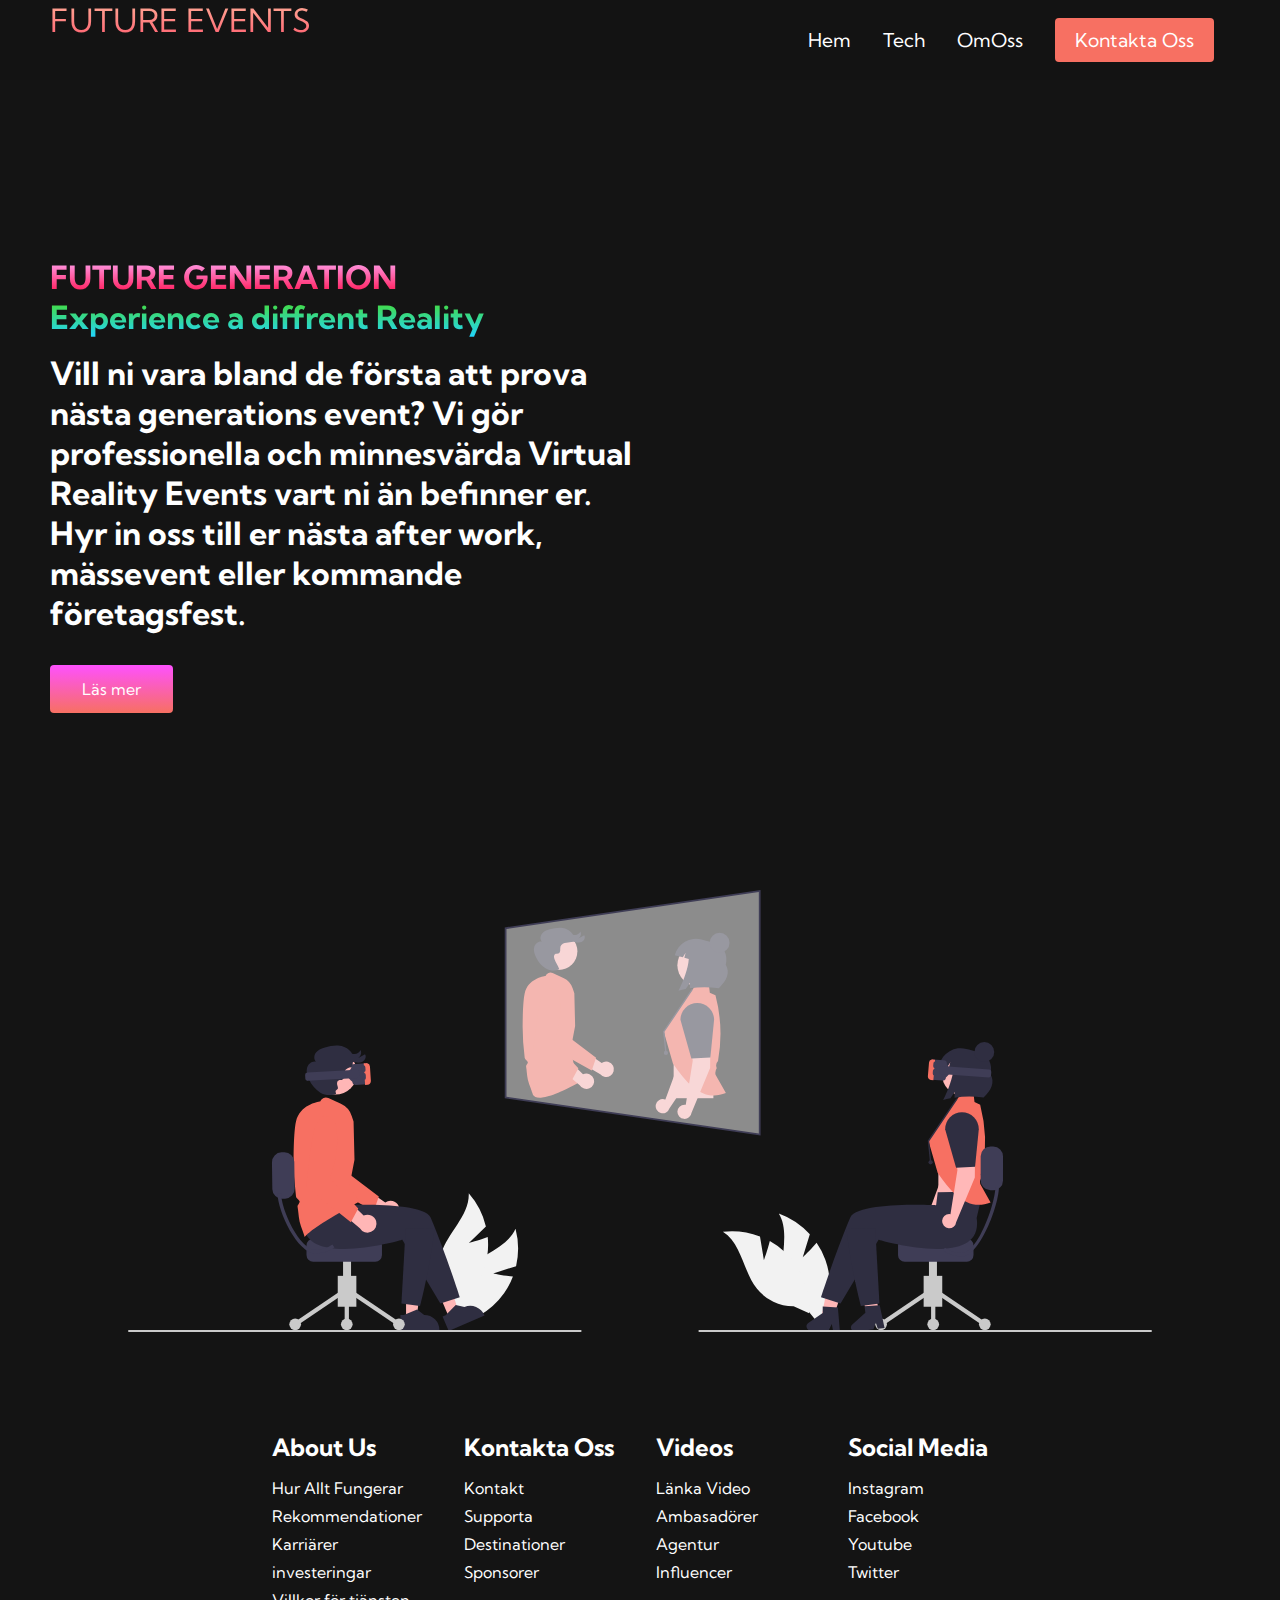
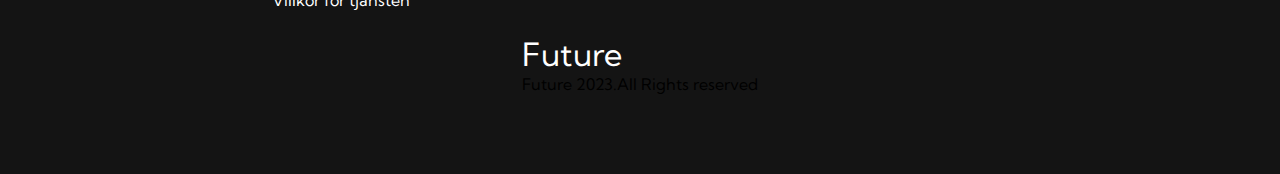
<file: Index.html>
<!DOCTYPE html>
<html lang="en">
<head>
  <meta charset="UTF-8">
  <meta name="viewport" content="width=device-width, initial-scale=1.0">
  <title>FUTURE Website</title>
  <link rel="stylesheet" href="style.css">
  <link href="https://fonts.googleapis.com/css2?family=Kumbh+Sans:wght@400;700&display=swap" rel="stylesheet">
  

</head>
<body>
  <nav class="navbar">
    <div class="navbar__container">
      <a href="/" id="navbar__logo">FUTURE EVENTS</a>
      <div class="navbar__toggle" id="mobile-menu">
        <span class="bar"></span>
        <span class="bar"></span>
        <span class="bar"></span>
      </div>
      <ul class="navbar__menu">
        <li class="navbar__item">
          <a href="/" class="navbar__links">Hem</a>

        </li>
        <li class="navbar__item">
          <a href="/tech.html" class="navbar__links">Tech</a>
      </li>
    
    <li class="navbar__item">
      <a href="/OmOss.html" class="navbar__links">OmOss</a>

  </li>
  <li class="navbar__btn">
  <a href="/KontaktaOss.html" class="button">Kontakta Oss</a>
</li>
    </ul>
    </div>
  </nav>
  <div class="main">
    <div class="main__container">
      <div class="main__content">
        <h1>FUTURE GENERATION</h1>
        <h2>Experience a diffrent Reality</h2>
        <p>Vill ni vara bland de första att prova nästa generations event?
          Vi gör professionella och minnesvärda Virtual Reality Events vart ni än befinner er. Hyr in oss till er nästa after work, mässevent eller kommande företagsfest.</p>
        <button class="main__btn"><a href="/tech.html">Läs mer</a></button>

      </div>
      <div class="main__img--container">
        
      </div>

    </div>

    <div class="red">
      <div class="red__container">
        <div class="red__content">
          <h1></h1>
          <h2></h2>
          <p></p>
          
  
        </div>
        <div class="main__img--container">
          <img src="bilder/33.svg" alt="pic" id="main__img">
        </div>
  
      </div>

   <div class="footer__container">
    <div class="footer__links">
      <div class="footer__link––wrapper">
        <div class="footer__link––items">
          <h2>About Us</h2>
          <a href="/tech.html">Hur Allt Fungerar</a> <a href="/">Rekommendationer</a>
          <a href="/">Karriärer</a> <a href="/">investeringar</a>
          <a href="/">Villkor för tjänsten</a>
        </div>
        <div class="footer__link––items">
          <h2>Kontakta Oss</h2>
          <a href="/KontaktaOss.html">Kontakt</a> <a href="/">Supporta</a>
          <a href="/">Destinationer</a> <a href="/">Sponsorer</a>
          
        </div>
      </div>
      <div class="footer__link––wrapper">
        <div class="footer__link––items">
          <h2>Videos</h2>
          <a href="/">Länka Video</a> <a href="/">Ambasadörer</a>
          <a href="/">Agentur</a> 
          
          <a href="/">Influencer</a>
          
        </div>
        <div class="footer__link––items">
          <h2>Social Media</h2>
          <a href="/">Instagram</a> <a href="/">Facebook</a>
          <a href="/">Youtube</a> <a href="/">Twitter</a>

          </div>
        </div>
      </div>
     <div class="social__media">
    <div class="social__media––wrap">
      <div class="footer__logo">
      <a href="/" id="footer__logo"><i class="fas faa-gem">
      </i>Future</a>

     </div>
     <p class="website__right">Future 2023.All Rights reserved</p>
     <div class="social__icons">
      <a href="/" class="social__icon––link" 
      target="_blank">
        <i class="fab fa–facebook"></i>
      </a>
      <a href="/" class="social__icon––link" 
      target="_blank">
        <i class="fab fa–instagram"></i>
      </a>
      <a href="/" class="social__icon––link"
       target="_blank">
        <i class="fab fa–twitter"></i>
      </a>
      <a href="/" class="social__icon––link" 
      target="_blank">
        <i class="fab fa–youtube"></i>
      </a>
     </div>
    </div>
  </div>
</div>
   
  <script src="app.js"></script>
</body>
</html>
</file>
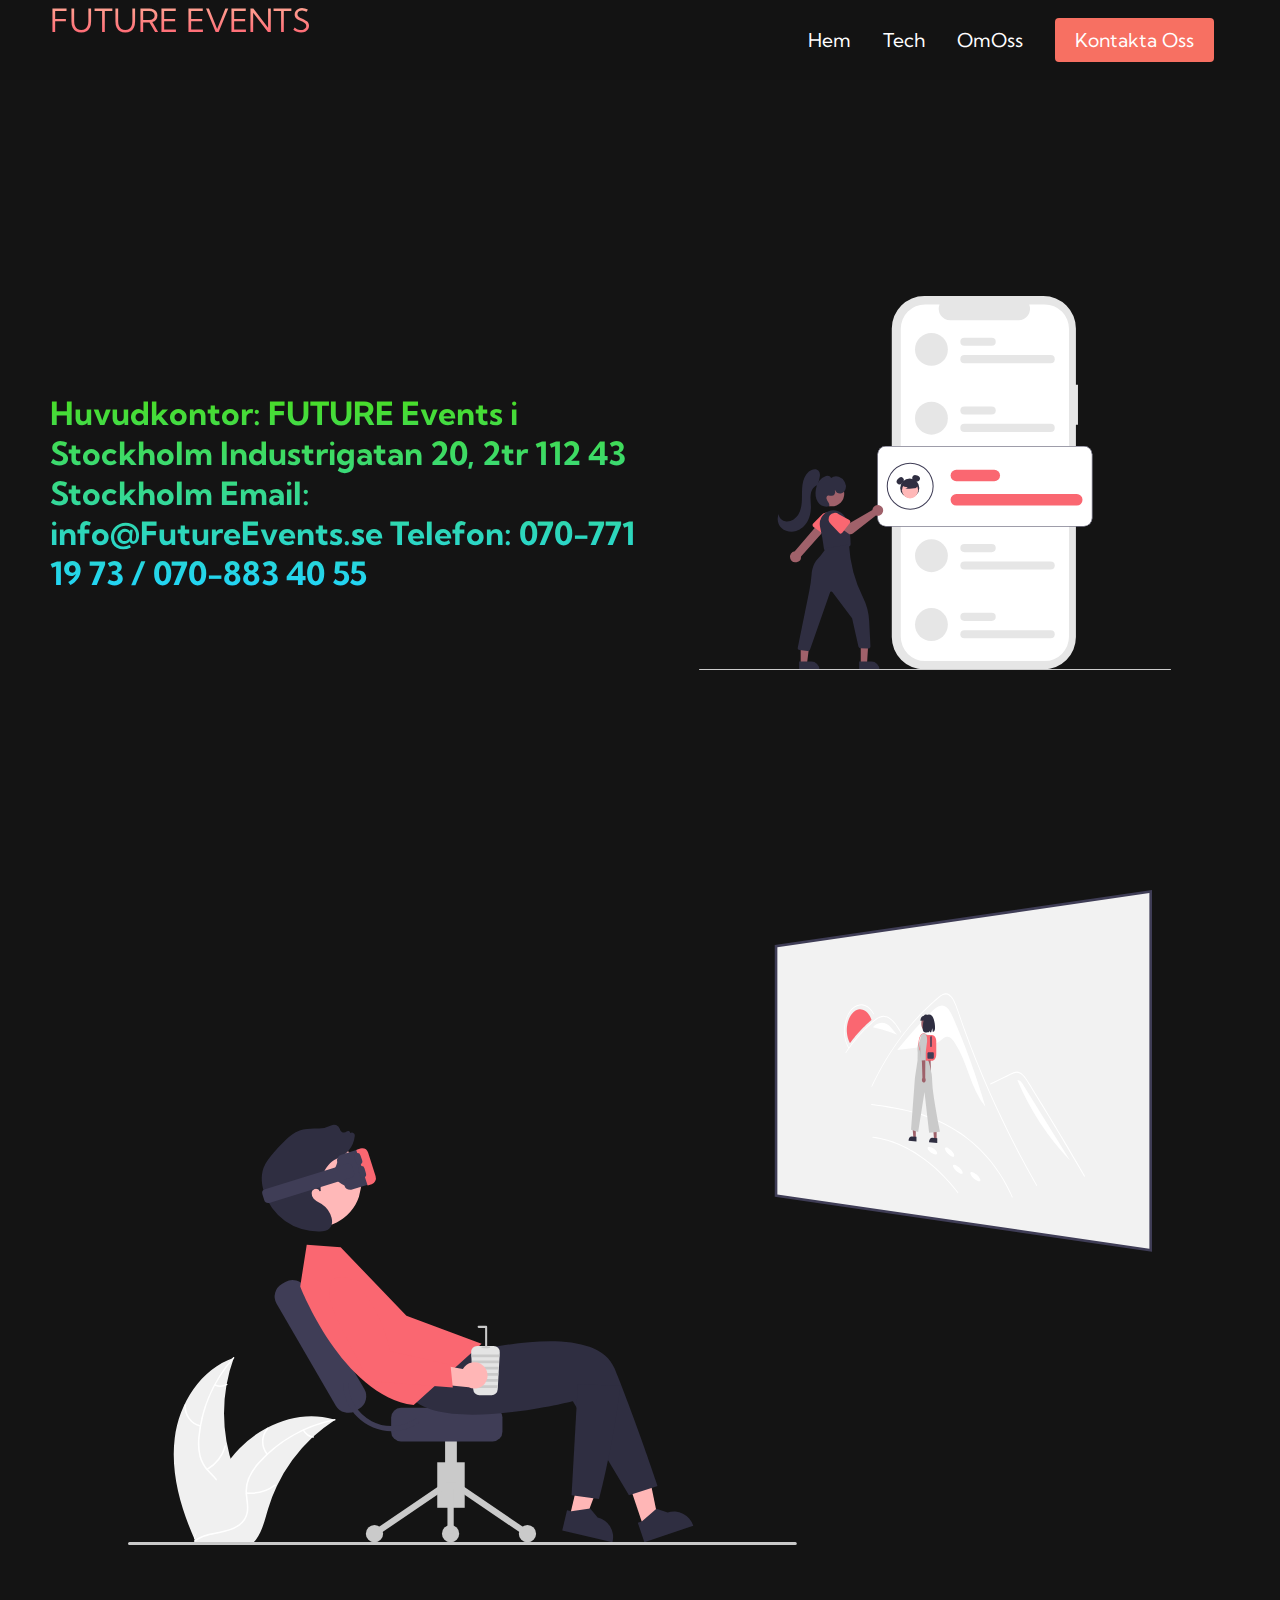
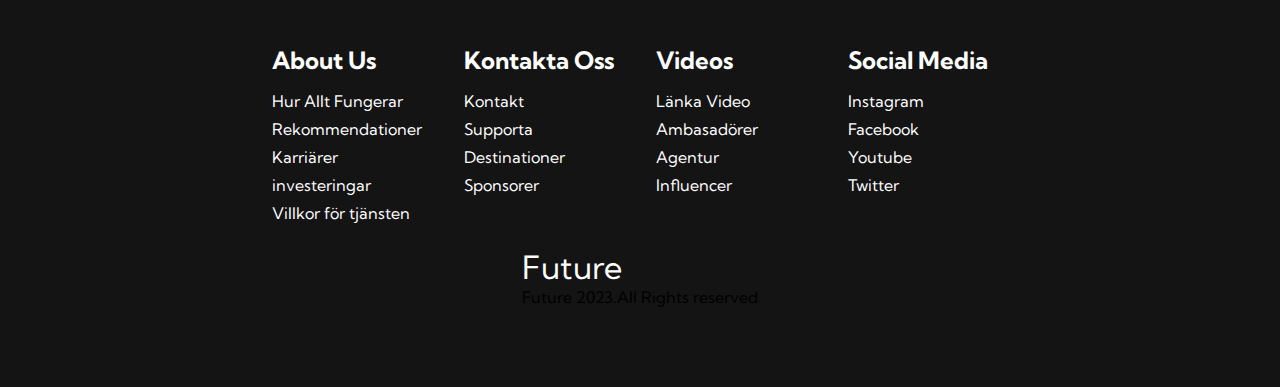
<file: KontaktaOss.html>
<!DOCTYPE html>
<html lang="en">
<head>
  <meta charset="UTF-8">
  <meta name="viewport" content="width=device-width, initial-scale=1.0">
  <title>FUTURE Website</title>
  <link rel="stylesheet" href="style.css">
  <link href="https://fonts.googleapis.com/css2?family=Kumbh+Sans:wght@400;700&display=swap" rel="stylesheet">
  

</head>
<body>
  <nav class="navbar">
    <div class="navbar__container">
      <a href="/" id="navbar__logo">FUTURE EVENTS</a>
      <div class="navbar__toggle" id="mobile-menu">
        <span class="bar"></span>
        <span class="bar"></span>
        <span class="bar"></span>
      </div>
      <ul class="navbar__menu">
        <li class="navbar__item">
          <a href="/Index.html" class="navbar__links">Hem</a>

        </li>
        <li class="navbar__item">
          <a href="/tech.html" class="navbar__links">Tech</a>
      </li>
    
    <li class="navbar__item">
      <a href="/OmOss.html" class="navbar__links">OmOss</a>

  </li>
  <li class="navbar__btn">
  <a href="/KontaktaOss.html" class="button">Kontakta Oss</a>
</li>
    </ul>
    </div>
  </nav>
  <div class="main">
    <div class="main__container">
      <div class="main__content">
        <h1></h1>
        <h2><Delta/h2>
        <p>Huvudkontor:

            FUTURE Events i Stockholm
            Industrigatan 20, 2tr
            112 43 Stockholm
            
            Email: info@FutureEvents.se
            
            Telefon: 070-771 19 73 / 070-883 40 55 </p>
        
      </div>
      <div class="main__img--container">
        <img src="bilder/pic1.svg" alt="pic" id="main__img">
      </div>

    </div>

    <div class="red">
        <div class="red__container">
          <div class="red__content">
            <h1></h1>
            <h2></h2>
            <p></p>
            
    
          </div>
          <div class="main__img--container">
            <img src="bilder/2.svg" alt="pic" id="main__img">
          </div>
    
        </div>


   <div class="footer__container">
    <div class="footer__links">
      <div class="footer__link––wrapper">
        <div class="footer__link––items">
          <h2>About Us</h2>
          <a href="/tech.html">Hur Allt Fungerar</a> <a href="/">Rekommendationer</a>
          <a href="/">Karriärer</a> <a href="/">investeringar</a>
          <a href="/">Villkor för tjänsten</a>
        </div>
        <div class="footer__link––items">
          <h2>Kontakta Oss</h2>
          <a href="/KontaktaOss.html">Kontakt</a> <a href="/">Supporta</a>
          <a href="/">Destinationer</a> <a href="/">Sponsorer</a>
          
        </div>
      </div>
      <div class="footer__link––wrapper">
        <div class="footer__link––items">
          <h2>Videos</h2>
          <a href="/">Länka Video</a> <a href="/">Ambasadörer</a>
          <a href="/">Agentur</a> 
          
          <a href="/">Influencer</a>
          
        </div>
        <div class="footer__link––items">
          <h2>Social Media</h2>
          <a href="/">Instagram</a> <a href="/">Facebook</a>
          <a href="/">Youtube</a> <a href="/">Twitter</a>

          </div>
        </div>
      </div>
     <div class="social__media">
    <div class="social__media––wrap">
      <div class="footer__logo">
      <a href="/" id="footer__logo"><i class="fas faa-gem">
      </i>Future</a>

     </div>
     <p class="website__right">Future 2023.All Rights reserved</p>
     <div class="social__icons">
      <a href="/" class="social__icon––link" 
      target="_blank">
        <i class="fab fa–facebook"></i>
      </a>
      <a href="/" class="social__icon––link" 
      target="_blank">
        <i class="fab fa–instagram"></i>
      </a>
      <a href="/" class="social__icon––link"
       target="_blank">
        <i class="fab fa–twitter"></i>
      </a>
      <a href="/" class="social__icon––link" 
      target="_blank">
        <i class="fab fa–youtube"></i>
      </a>
     </div>
    </div>
  </div>
</div>
   
  <script src="app.js"></script>
</body>
</html>
</file>
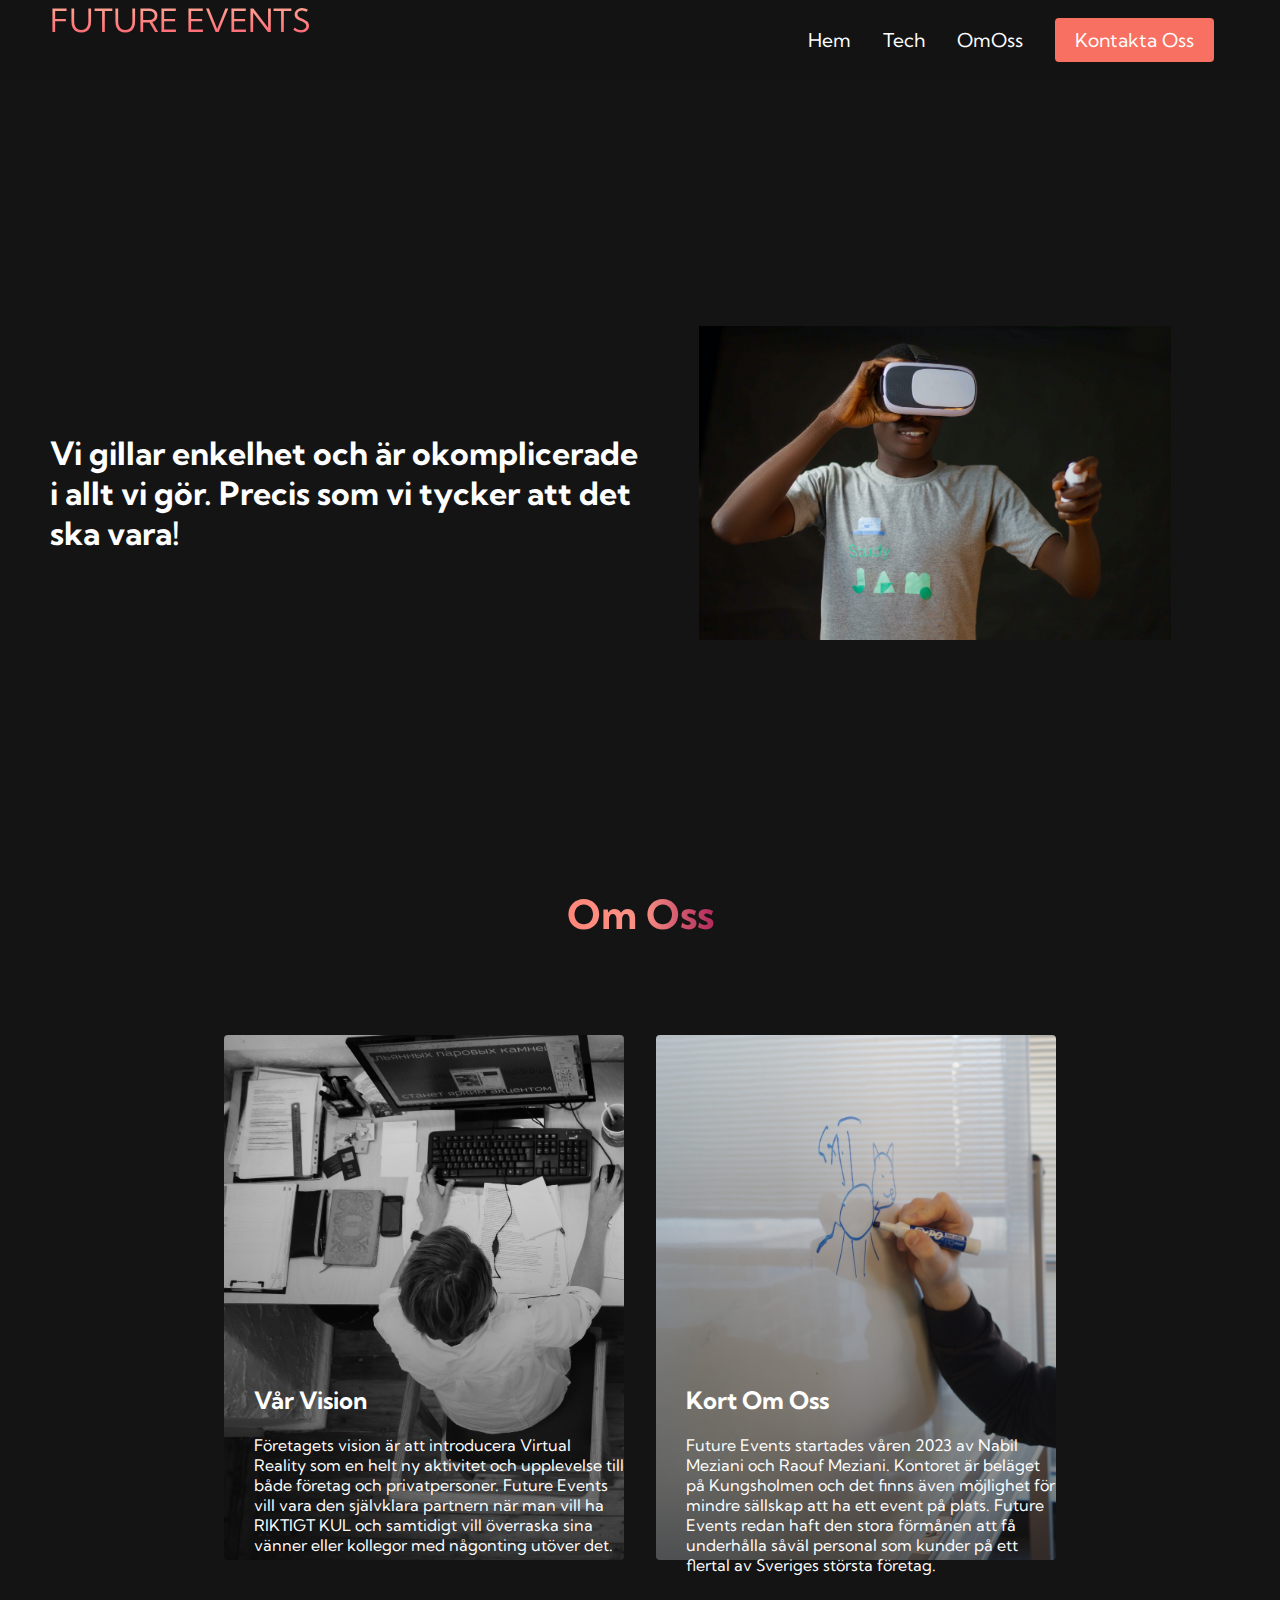
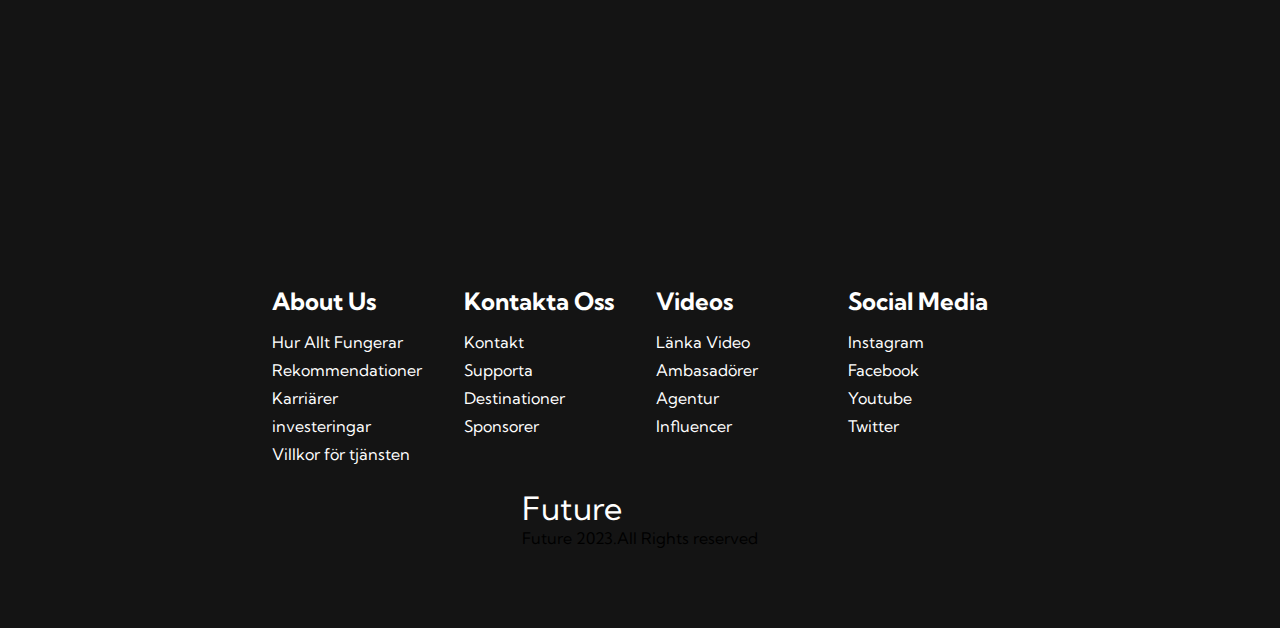
<file: OmOss.html>
<!DOCTYPE html>
<html lang="en">
<head>
  <meta charset="UTF-8">
  <meta name="viewport" content="width=device-width, initial-scale=1.0">
  <title>FUTURE Website</title>
  <link rel="stylesheet" href="style.css">
  <link href="https://fonts.googleapis.com/css2?family=Kumbh+Sans:wght@400;700&display=swap" rel="stylesheet">
  

</head>
<body>
  <nav class="navbar">
    <div class="navbar__container">
      <a href="/" id="navbar__logo">FUTURE EVENTS </a>
      <div class="navbar__toggle" id="mobile-menu">
        <span class="bar"></span>
        <span class="bar"></span>
        <span class="bar"></span>
      </div>
      <ul class="navbar__menu">
        <li class="navbar__item">
          <a href="/" class="navbar__links">Hem</a>

        </li>
        <li class="navbar__item">
          <a href="/tech.html" class="navbar__links">Tech</a>
      </li>
    
    <li class="navbar__item">
      <a href="/OmOss.html" class="navbar__links">OmOss</a>

  </li>
  <li class="navbar__btn">
  <a href="/KontaktaOss.html" class="button">Kontakta Oss</a>
</li>
    </ul>
    </div>
  </nav>
  <div class="main">
    <div class="main__container">
      <div class="main__content">
        <h1></h1>
        <h2></h2>
        <p> Vi gillar enkelhet och är okomplicerade i allt vi gör. Precis som vi tycker att det ska vara!</p>
        

      </div>
      <div class="main__img--container">
        <img src="bilder/pic10.jpg" alt="pic" id="main__img">
      </div>

    </div>

  </div>
   <div class="services">
    <h1>Om Oss</h1>
    <div class="services__container">
      <div class="services__card">
        <h2>Vår Vision</h2>
        <p> Företagets vision är att introducera Virtual Reality som en helt ny aktivitet och upplevelse till både företag och privatpersoner.
            Future Events vill vara den självklara partnern när man vill ha RIKTIGT KUL och samtidigt vill överraska sina vänner eller kollegor med någonting utöver det. </p>
        
      </div>
      <div class="services__card">
        <h2>Kort Om Oss</h2>
        <p>Future Events startades våren 2023 av Nabil Meziani och Raouf Meziani. Kontoret är beläget på Kungsholmen och det finns även möjlighet för mindre sällskap att ha ett event på plats.
            Future Events redan haft den stora förmånen att få underhålla såväl personal som kunder på ett flertal av Sveriges största företag.
        </p>
        
     </div>
    </div>  
   </div>

   <div class="footer__container">
    <div class="footer__links">
      <div class="footer__link––wrapper">
        <div class="footer__link––items">
          <h2>About Us</h2>
          <a href="/tech.html">Hur Allt Fungerar</a> <a href="/">Rekommendationer</a>
          <a href="/">Karriärer</a> <a href="/">investeringar</a>
          <a href="/">Villkor för tjänsten</a>
        </div>
        <div class="footer__link––items">
          <h2>Kontakta Oss</h2>
          <a href="/KontaktaOss.html">Kontakt</a> <a href="/">Supporta</a>
          <a href="/">Destinationer</a> <a href="/">Sponsorer</a>
          
        </div>
      </div>
      <div class="footer__link––wrapper">
        <div class="footer__link––items">
          <h2>Videos</h2>
          <a href="/">Länka Video</a> <a href="/">Ambasadörer</a>
          <a href="/">Agentur</a> 
          
          <a href="/">Influencer</a>
          
        </div>
        <div class="footer__link––items">
          <h2>Social Media</h2>
          <a href="/">Instagram</a> <a href="/">Facebook</a>
          <a href="/">Youtube</a> <a href="/">Twitter</a>

          </div>
        </div>
      </div>
     <div class="social__media">
    <div class="social__media––wrap">
      <div class="footer__logo">
      <a href="/" id="footer__logo"><i class="fas faa-gem">
      </i>Future</a>

     </div>
     <p class="website__right">Future 2023.All Rights reserved</p>
     <div class="social__icons">
      <a href="/" class="social__icon––link" 
      target="_blank">
        <i class="fab fa–facebook"></i>
      </a>
      <a href="/" class="social__icon––link" 
      target="_blank">
        <i class="fab fa–instagram"></i>
      </a>
      <a href="/" class="social__icon––link"
       target="_blank">
        <i class="fab fa–twitter"></i>
      </a>
      <a href="/" class="social__icon––link" 
      target="_blank">
        <i class="fab fa–youtube"></i>
      </a>
     </div>
    </div>
  </div>
</div>
   
  <script src="app.js"></script>
</body>
</html>
</file>
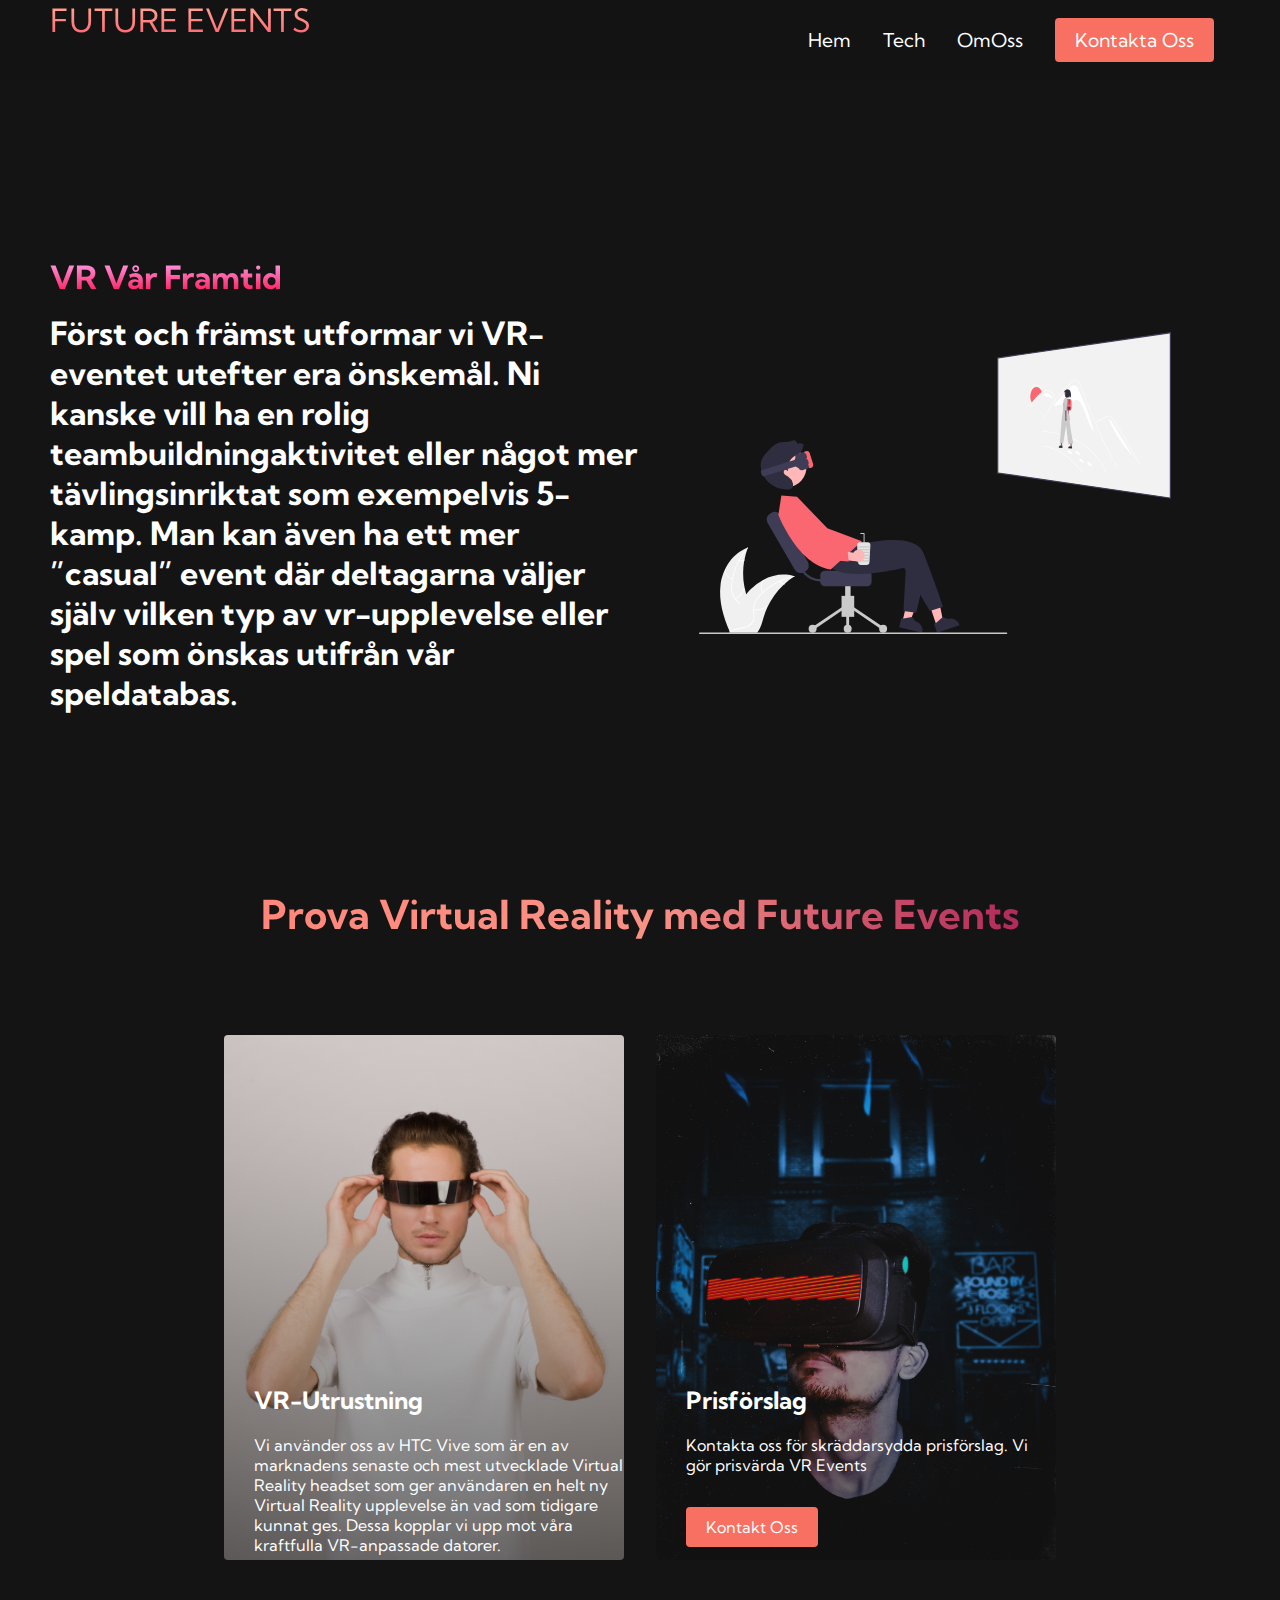
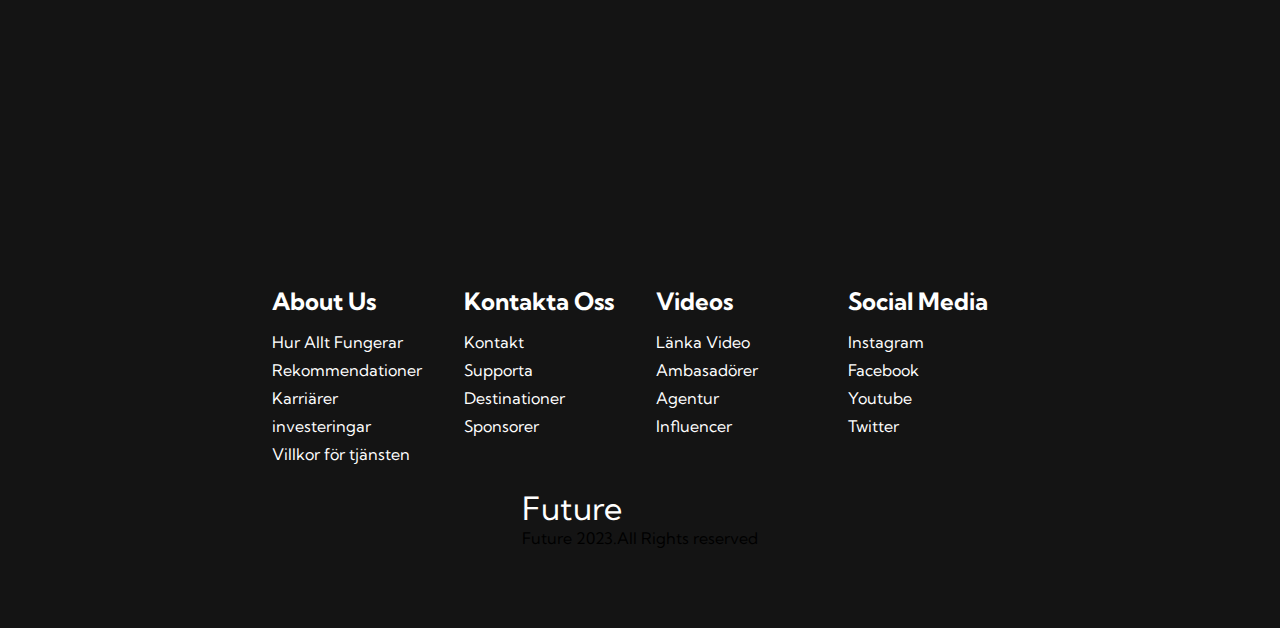
<file: tech.html>
<!DOCTYPE html>
<html lang="en">
<head>
  <meta charset="UTF-8">
  <meta name="viewport" content="width=device-width, initial-scale=1.0">
  <title>FUTURE Website</title>
  <link rel="stylesheet" href="style.css">
  <link href="https://fonts.googleapis.com/css2?family=Kumbh+Sans:wght@400;700&display=swap" rel="stylesheet">
  

</head>
<body>
  <nav class="navbar">
    <div class="navbar__container">
      <a href="/" id="navbar__logo">FUTURE EVENTS</a>
      <div class="navbar__toggle" id="mobile-menu">
        <span class="bar"></span>
        <span class="bar"></span>
        <span class="bar"></span>
      </div>
      <ul class="navbar__menu">
        <li class="navbar__item">
          <a href="/" class="navbar__links">Hem</a>

        </li>
        <li class="navbar__item">
          <a href="/tech.html" class="navbar__links">Tech</a>
      </li>
    
    <li class="navbar__item">
      <a href="/OmOss.html" class="navbar__links">OmOss</a>

  </li>
  <li class="navbar__btn">
  <a href="/KontaktaOss.html" class="button">Kontakta Oss</a>
</li>
    </ul>
    </div>
  </nav>
  <div class="main">
    <div class="main__container">
      <div class="main__content">
        <h1>VR Vår Framtid</h1>
        
        <p>Först och främst utformar vi VR-eventet utefter era önskemål. Ni kanske vill ha en rolig teambuildningaktivitet eller något mer tävlingsinriktat som exempelvis 5-kamp. Man kan även ha ett mer ”casual” event där  deltagarna väljer själv vilken typ av vr-upplevelse eller spel som önskas utifrån vår speldatabas.</p>
        

      </div>
      <div class="main__img--container">
        <img src="bilder/2.svg" alt="pic" id="main__img">
      </div>

    </div>

  </div>
   <div class="support">
    <h1>Prova Virtual Reality med Future Events</h1>
    <div class="support__container">
      <div class="support__card">
        <h2>VR-Utrustning</h2>
        <p>Vi använder oss av HTC Vive som är en av marknadens senaste och mest utvecklade Virtual Reality headset som ger användaren en helt ny Virtual Reality upplevelse än vad som tidigare kunnat ges. Dessa kopplar vi upp mot våra kraftfulla VR-anpassade datorer. </p>
            
      </div>
      <div class="support__card">
        <h2>Prisförslag</h2>
        <p>Kontakta oss för skräddarsydda prisförslag. Vi gör prisvärda VR Events</p>
        <button class="main__btn"><a href="/KontaktaOss.html">Kontakt Oss</a></button>
        
        
     </div>
    </div>  
   </div>

   <div class="footer__container">
    <div class="footer__links">
      <div class="footer__link––wrapper">
        <div class="footer__link––items">
          <h2>About Us</h2>
          <a href="/tech.html">Hur Allt Fungerar</a> <a href="/">Rekommendationer</a>
          <a href="/">Karriärer</a> <a href="/">investeringar</a>
          <a href="/">Villkor för tjänsten</a>
        </div>
        <div class="footer__link––items">
          <h2>Kontakta Oss</h2>
          <a href="/KontaktaOss.html">Kontakt</a> <a href="/">Supporta</a>
          <a href="/">Destinationer</a> <a href="/">Sponsorer</a>
          
        </div>
      </div>
      <div class="footer__link––wrapper">
        <div class="footer__link––items">
          <h2>Videos</h2>
          <a href="/">Länka Video</a> <a href="/">Ambasadörer</a>
          <a href="/">Agentur</a> 
          
          <a href="/">Influencer</a>
          
        </div>
        <div class="footer__link––items">
          <h2>Social Media</h2>
          <a href="/">Instagram</a> <a href="/">Facebook</a>
          <a href="/">Youtube</a> <a href="/">Twitter</a>

          </div>
        </div>
      </div>
     <div class="social__media">
    <div class="social__media––wrap">
      <div class="footer__logo">
      <a href="/" id="footer__logo"><i class="fas faa-gem">
      </i>Future</a>

     </div>
     <p class="website__right">Future 2023.All Rights reserved</p>
     <div class="social__icons">
      <a href="/" class="social__icon––link" 
      target="_blank">
        <i class="fab fa–facebook"></i>
      </a>
      <a href="/" class="social__icon––link" 
      target="_blank">
        <i class="fab fa–instagram"></i>
      </a>
      <a href="/" class="social__icon––link"
       target="_blank">
        <i class="fab fa–twitter"></i>
      </a>
      <a href="/" class="social__icon––link" 
      target="_blank">
        <i class="fab fa–youtube"></i>
      </a>
     </div>
    </div>
  </div>
</div>
   
  <script src="app.js"></script>
</body>
</html>
</file>
<file: style.css>
* {
    box-sizing: border-box;
    margin: 0;
    padding: 0;
    font-family:'Kumbh Sans', sans-serif;

}

.navbar {
    background: #131313;
    height: 80px;
    display: flex;
    justify-content: center;
    align-items: center;
    font-size: 1.2rem;
    position: sticky;
    top: 0;
    z-index: 999;
}

.navbar__container {
    display: flex;
    justify-content: space-between;
    height: 80px;
    z-index: 1;
    width: 100%;
    max-width: 1300px;
    margin: 0 auto;
    padding: 0 50px;

}

#navbar__logo {
    background-color:#ff8177 ;
    background-image: linear-gradient(to top, #ff0844 0%,#ffb199 100%);
    background-size: 100%;
    -webkit-background-clip: text ;
    -moz-background-clip: text;
    -webkit-text-fill-color: transparent;
    -moz-text-fill-color: transparent;
    align-items: center;
    cursor: pointer;
    text-decoration: none;
    font-size: 2rem;



}



.navbar__menu {
    display: flex;
    align-items: center;
    list-style: none;
    text-align: center;

}

.navbar__item{
    height: 80px;
}

.navbar__links {
    color: #fff;
    display: flex;
    align-items: center;
    justify-content: center;
    text-decoration: none;
    padding: 0 1rem;
    height: 100%;
}


.navbar__btn {
    display: flex;
    justify-content: center;
    align-items: center;
    padding: 0 1rem;
    width: 100%;

}

.button {
    display: flex;
    justify-content: center;
    align-items: center;
    text-decoration: none;
    padding: 10px 20px;
    height: 100%;
    width: 100%;
    border: none;
    outline: none;
    border-radius: 4px;
    background: #f77062;
    color:#fff;




} 

.button:hover {
   background: #4b37ff;
   transition: all 0.3s ease; 
}

.navbar__links:hover {
    color:#f77062;
    transition: all 0.3s ease;
}

@media screen and (max-width: 960px) {
    .navbar__container {
        display: flex;
        justify-content: space-between;
        height: 80px;
        z-index: 1;
        width: 100%;
        max-width: 1300px;
        padding: 0;
    }

    .navbar__menu {
        display: grid;
        grid-template-columns: auto;
        margin: 0;
        width: 100%;
        position: absolute;
        top: -1000px;
        opacity: 0;
        transition: all 0.5s ease;
        height: 50vh;
        z-index: -1;
        background: #131313;
      
    }

    .navbar__menu.active {
        background: #131313;
        top: 100%;
        opacity: 1;
        transition: all 0.5s ease;
        z-index: 99;
        height: 50vh;
        font-size: 1.6rem;
    }

    #navbar__logo {
        padding-left: 25px;
    }

    .navbar__toggle .bar {
        width: 25px;
        height: 3px;
        margin: 5px auto;
        transition: all 0.3s ease-in-out;
        background: #fff;
    }

    .navbar__item {
        width: 100%;
    }

    .navbar__links {
        text-align: center;
        padding: 2rem;
        width: 100%;
        display: table;
    }

    #mobile-menu {
        position: absolute;
        top: 20%;
        right: 5%;
        transform: translate(5%, 20%);
    }

    .navbar__btn {
        padding-bottom: 2rem;
    }

    .button {
        display: flex;
        justify-content: center;
        align-items: center;
        width: 80%;
        height: 80px;
        margin: 0;

    }

    .navbar__toggle .bar {
        display: block;
        cursor: pointer;

    }

    #mobile-menu.is-active .bar:nth-child(2) {
        opacity: 0;
    }

    #mobile-menu.is-active .bar:nth-child(1) {
        transform: translateY(8px) rotate(45deg);
    }
    #mobile-menu.is-active .bar:nth-child(3) {
        transform: translateY(-8px) rotate(-45deg);
    }
}


.main {
    background: #141414 ;
}

.main__container {
    display: grid;
    grid-template-columns: 1fr 1fr;
    align-items: center;
    justify-self: center;
    margin: 0 auto;
    height: 90vh;
    background-color: #141414;
    z-index: 1;
    width: 100%;
    max-width: 1300px;
    padding: 0 50px;
}

.main__content h1 {
    font-size: 2rem;
    background-color:#ff8177;
    background-image: linear-gradient(to top, #ff0844 0%, #ffb1ff 100%);
    background-size: 100%;
    -webkit-background-clip: text;
    -moz-background-clip: text;
    -webkit-text-fill-color: transparent;
    -moz-text-fill-color: transparent;

}

.main__content h2 {
    font-size: 2rem;
    background-color:#ff8177;
    background-image: linear-gradient(to top, #21d4fd 0%, #4add21  100%);
    background-size: 100%;
    -webkit-background-clip: text;
    -moz-background-clip: text;
    -webkit-text-fill-color: transparent;
    -moz-text-fill-color: transparent;
}

.main__content p {
    margin-top: 1rem;
    font-size: 2rem;
    font-weight: 700;
    color: #fff;
}

.main__btn {
   font-size: 1rem;
   background-image: linear-gradient(to top, #f77062 0%, #fe51fe 100%);
   padding: 14px 32px;
   border: none;
   border-radius: 4px;
   color: #fff;
   margin-top: 2rem;
   cursor: pointer;
   position: relative;
   transition: all 0.35s;
   outline: none;
}

.main__btn a {
  position: relative;
   z-index: 2;
   color: #fff;
   text-decoration: none; 
}

.main__btn::after {
   position: absolute;
   content: '';
   top: 0;
   left: 0;
   width: 0;
   height: 100%;
   background: #4837ff;
   transition: all 0.35s;
   border-radius: 4px;
}

.main__btn:hover {
    color: #fff;
}

.main__btn:hover::after {
    width: 100%;
}

.main__img--container {
    text-align: center;
}

#main__img {
   height: 80%;
   width: 80%; 
}

@media screen and (max-width: 768px) {
    .main__container {
     display: grid;
     grid-template-columns: auto;
     align-items: center;
     justify-self: center;
     width: 100%;
     margin: 0 auto;
     height: 90vh;   
    }

    .main__content{
       text-align: center;
       margin-bottom: 4rem; 
    }
    .main__content h1 {
        font-size: 2.5rem;
        margin-top: 2rem;
    }
    .main__content h2 {
      font-size: 2rem;

    }
    .main__content p {
       margin-top: 1rem;
       font-size: 1.5rem; 
    }


}

@media screen and (max-width: 480px) {
    .main__content h1 {
        font-size: 2rem;
        margin-top: 3rem;
    }
    .main__content h2 {
      font-size: 2rem;

    }
    .main__content p {
       margin-top: 2rem;
       font-size: 1.5rem; 
    } 

    .main__btn {
        padding: 12px 36px;
        margin: 2.5rem 0;
    }
}
    
.services {
    background: #141414;
    display: flex;
    flex-direction: column;
    align-items: center;
    height: 100vh;
}

.services h1 {
    background-color: #ff8177;
    background-image: linear-gradient(to right, #ff8177 0%, #ff867a 0%, #ff8c7f 21%, #f99185 52%, #cf556c 78%, #b12a5b);
    background-size: 100%;
    margin-bottom:5rem;
    font-size: 2.5rem;
    -webkit-background-clip: text;
    -moz-background-clip: text;
    -webkit-text-fill-color: transparent;
    -moz-text-fill-color: transparent;

}

.services__container {
  display: flex;
  justify-content: center;
  flex-wrap: wrap;

}

.services__card {
    margin: 1rem;
    height: 525px;
    width: 400px;
    border-radius: 4px;
    background-image: linear-gradient(to bottom, rgba(0,0,0,0) 0%, rgba(17,17,17,0.6) 100%), url('/bilder/pic15.jpg');
    background-size: cover;
    position: relative;
    color: #fff; 
 }

 .services__card:nth-child(2) {
    background-image: linear-gradient(to bottom, rgba(0,0,0,0) 0%, rgba(17,17,17,0.6) 100%), url('/bilder/pic20.jpg');

 }




.services h2 {
    position: absolute;
    top: 350px;
    left:30px;
}

.services__card p {
    position: absolute;
    top: 400px;
    left: 30px;
}

.services__card button {
    color: #fff;
    padding: 10px 20px;
    border: none;
    outline: none;
    border-radius: 4px;
    background: #f77062;
    position: absolute;
    top: 440px;
    left: 30px;
    font-size: 1rem;
    cursor: pointer;
}

.services__card:hover {
    transform: scale(1.075);
    transition: 0.2s ease-in;
    cursor: pointer;
}

@media screen and (max-width: 960px) {
    .services {
        height: 1600px;
    }

    .services h1 {
        font-size: 2rem;
        margin-top: 12rem; 
    }
}
@media screen and (max-width: 480px ) {
    .services {
        height: 1400px;
    }

    .services h1 {
       font-size: 1.2rem;

    }

    .services__card {
        width: 300px;
    }

}

.footer__container {
    background-color: #141414;
    padding: 5rem 0;
    display: flex;
    flex-direction: column;
    justify-content: center;
    align-items: center;
}

#footer__logo {
  color: #fff;
  display: flex;
  align-items: center;
  cursor: pointer; 
  text-decoration: none;
  font-size: 2rem; 
}

.footer__links {
    width: 100%;
    max-width: 1000px;
    display: flex;
    justify-content: center;
}

.footer__link––wrapper {
    display: flex;
}

.footer__link––items {
   display: flex;
   flex-direction: column;
   align-items: flex-start; 
   margin: 16px;
   width: 160px;
   box-sizing: border-box;
}

.footer__link––items h2 {
    margin-bottom: 16px;

}

.footer__link––items > h2 {
color: #fff;

}

.footer__link––items a {
   color: #fff;
   text-decoration: none;
   margin-bottom: 0.5rem; 
}

.footer__link––items a:hover {
    color: #e9e9e9;
    transition: 0.3s ease-out;
}

.support {
    background: #141414;
    display: flex;
    flex-direction: column;
    align-items: center;
    height: 100vh;
}

.support h1 {
    background-color: #ff8177;
    background-image: linear-gradient(to right, #ff8177 0%, #ff867a 0%, #ff8c7f 21%, #f99185 52%, #cf556c 78%, #b12a5b);
    background-size: 100%;
    margin-bottom:5rem;
    font-size: 2.5rem;
    -webkit-background-clip: text;
    -moz-background-clip: text;
    -webkit-text-fill-color: transparent;
    -moz-text-fill-color: transparent;

}

.support__container {
  display: flex;
  justify-content: center;
  flex-wrap: wrap;

}

.support__card {
    margin: 1rem;
    height: 525px;
    width: 400px;
    border-radius: 4px;
    background-image: linear-gradient(to bottom, rgba(0,0,0,0) 0%, rgba(17,17,17,0.6) 100%), url('/bilder/pic11.jpg');
    background-size: cover;
    position: relative;
    color: #fff; 
 }

 .support__card:nth-child(2) {
    background-image: linear-gradient(to bottom, rgba(0,0,0,0) 0%, rgba(17,17,17,0.6) 100%), url('/bilder/pic12.jpg');

 }




.support h2 {
    position: absolute;
    top: 350px;
    left:30px;
}

.support__card p {
    position: absolute;
    top: 400px;
    left: 30px;
}

.support__card button {
    color: #fff;
    padding: 10px 20px;
    border: none;
    outline: none;
    border-radius: 4px;
    background: #f77062;
    position: absolute;
    top: 440px;
    left: 30px;
    font-size: 1rem;
    cursor: pointer;
}

.support__card:hover {
    transform: scale(1.075);
    transition: 0.2s ease-in;
    cursor: pointer;
}

@media screen and (max-width: 960px) {
    .support {
        height: 1600px;
    }

    .support h1 {
        font-size: 2rem;
        margin-top: 12rem; 
    }
}
@media screen and (max-width: 480px ) {
    .support {
        height: 1400px;
    }

    .support h1 {
       font-size: 1.2rem;

    }

    .support__card {
        width: 300px;
    }

}
</file>
